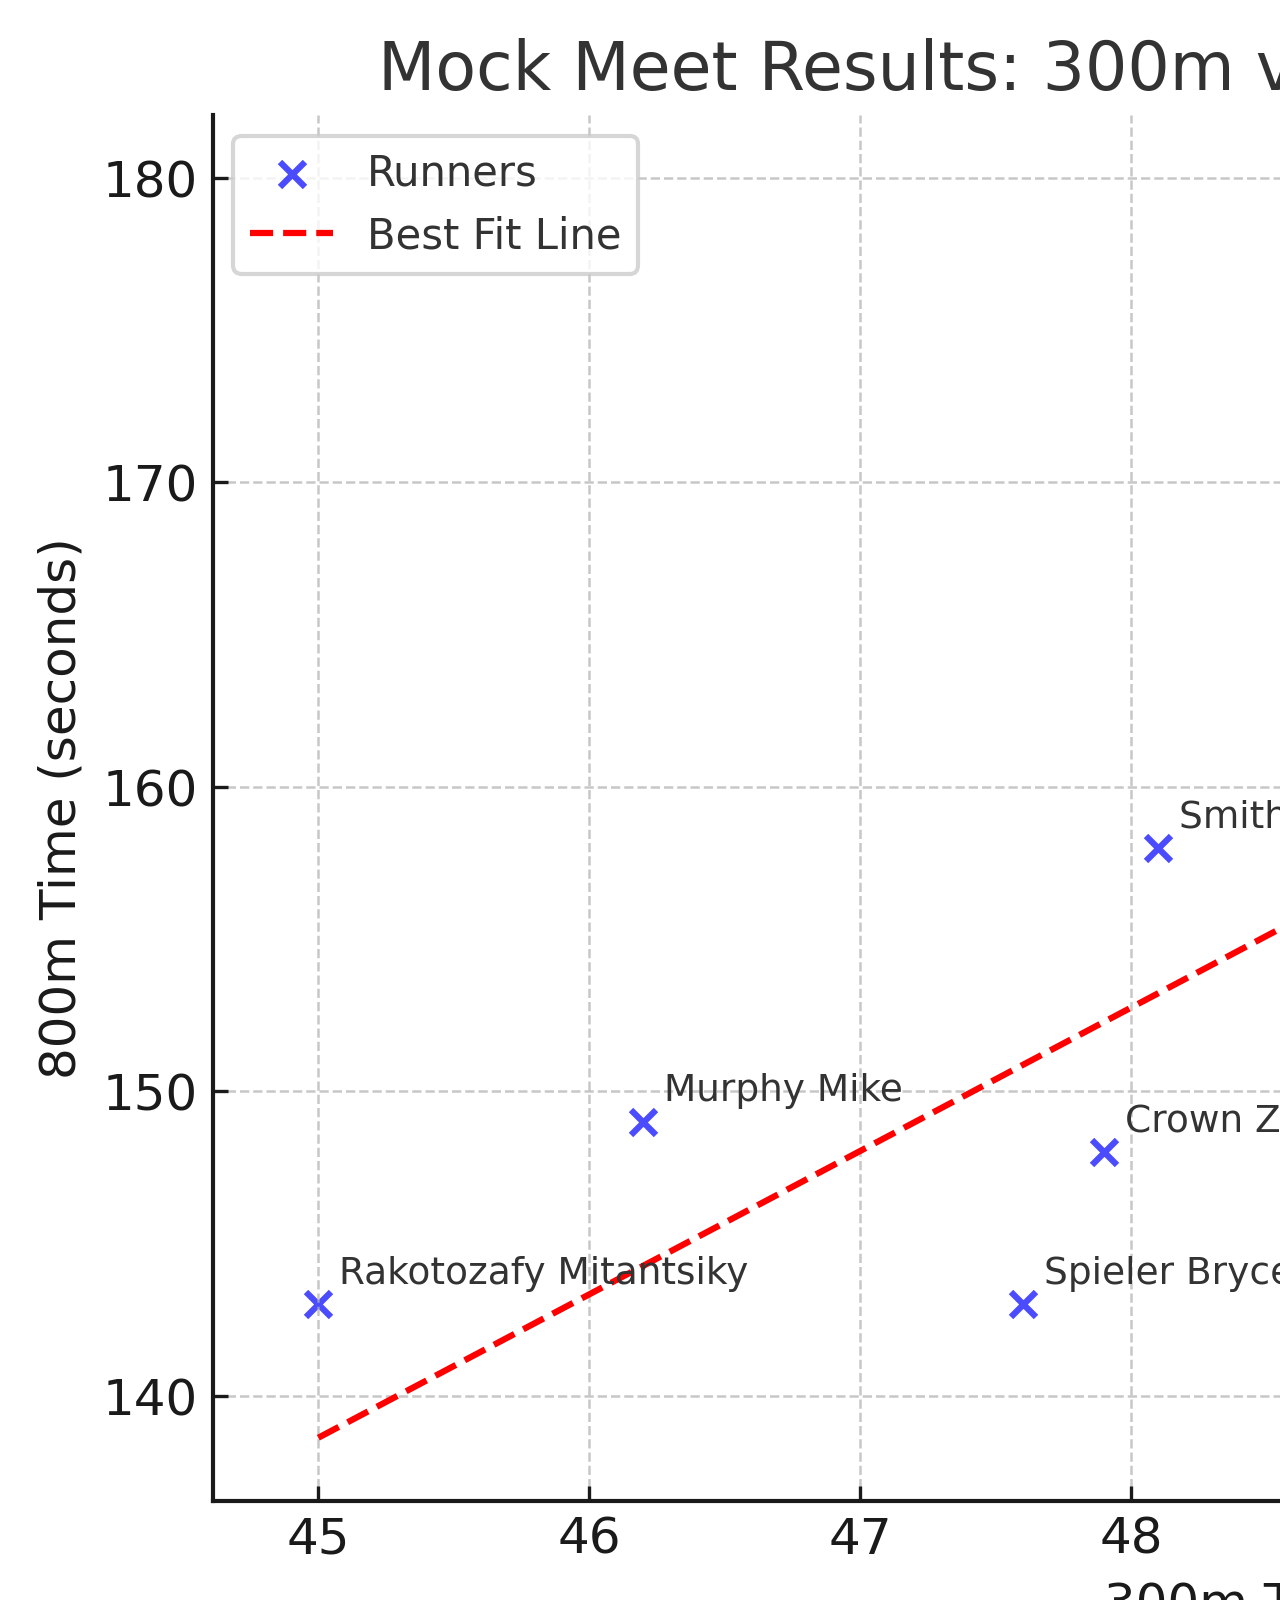
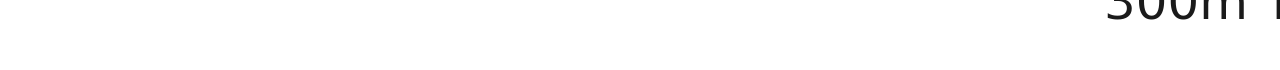
<file: graphs.html>
<!DOCTYPE html>
<html lang="en">
<head>
    <meta charset="UTF-8">
    <meta name="viewport" content="width=device-width, initial-scale=1.0">
    <img class="img-3-8" src="images/mock_meet_300m_800m.png" alt="">
</head>
<body>
    
</body>
</html>
</file>
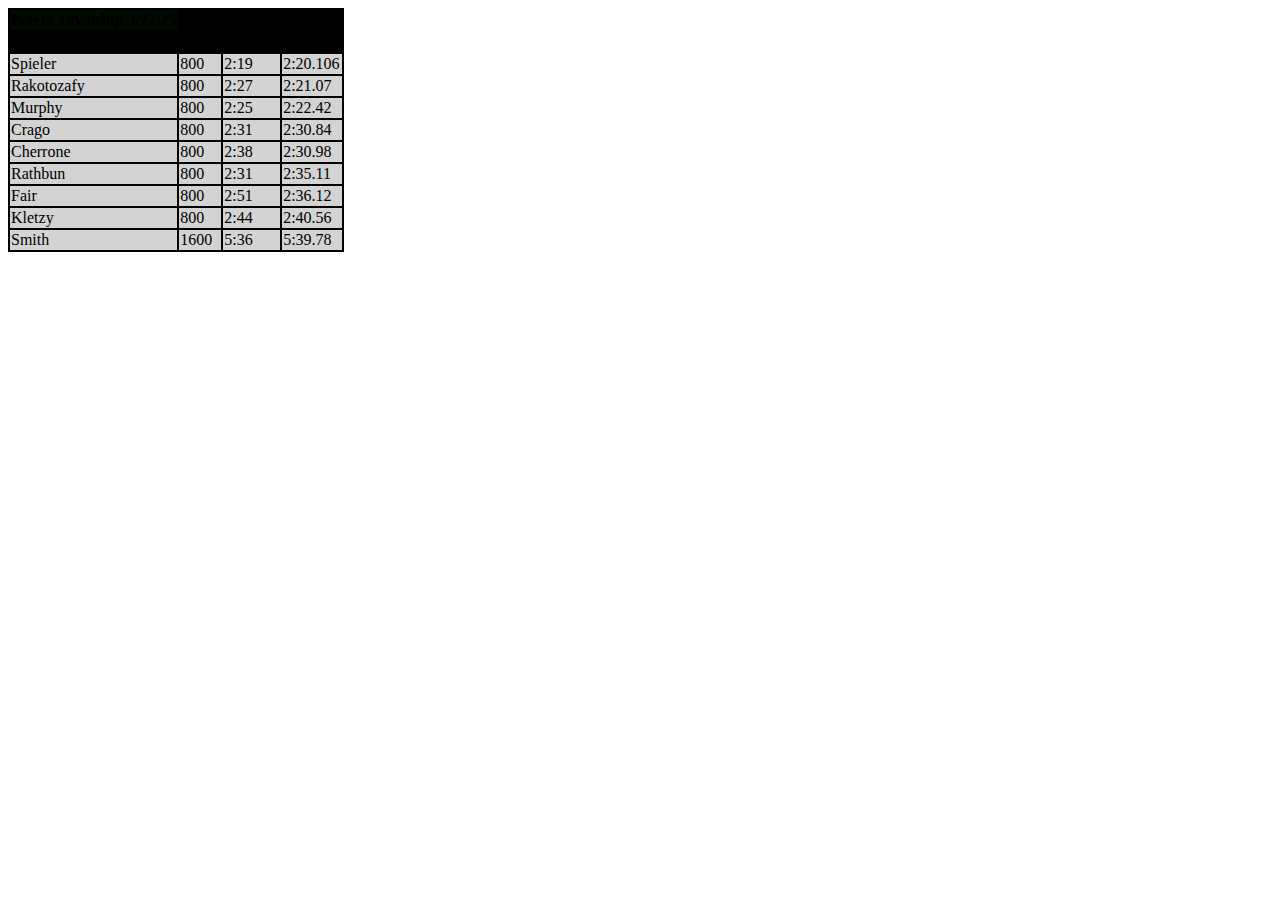
<file: stats.html>
<!DOCTYPE html>
<html lang="en">
<head>
    <meta charset="UTF-8">
    <meta name="viewport" content="width=device-width, initial-scale=1.0">
    <title>Document</title>
</head>
<body>
    <table bgcolor="black">
        <th bgcolor="lightgray=">Peters Township 3/27/25</th>
       <tr><th>Name</th>
        <Th>Event</Th>

        <TH>Time(p)</TH>

        <th>Time(R)</th></tr>
        <tr>
            <td bgcolor="lightgray">Spieler</td> <td bgcolor="lightgray">800</td> <td bgcolor="lightgray">2:19</td> <td bgcolor="lightgray">2:20.106</td>
        </tr>
        <td bgcolor="lightgray">Rakotozafy</td>  <td bgcolor="lightgray">800</td> <td bgcolor="lightgray">2:27</td> <td bgcolor="lightgray">2:21.07</td>
        <tr>
            <td bgcolor="lightgray">Murphy</td>  <td bgcolor="lightgray">800</td> <td bgcolor="lightgray">2:25</td> <td bgcolor="lightgray">2:22.42</td>
        </tr>
        <tr>
            <td bgcolor="lightgray">Crago</td>   <td bgcolor="lightgray">800</td> <td bgcolor="lightgray">2:31</td> <td bgcolor="lightgray">2:30.84</td>
        </tr>
        <tr>
            <td bgcolor="lightgray">Cherrone</td> <td bgcolor="lightgray">800</td> <td bgcolor="lightgray">2:38</td> <td bgcolor="lightgray">2:30.98</td>
        </tr>
        <tr>
            <td bgcolor="lightgray">Rathbun</td> <td bgcolor="lightgray">800</td> <td bgcolor="lightgray">2:31</td> <td bgcolor="lightgray">2:35.11</td>
        </tr>
        <tr>
            <td bgcolor="lightgray">Fair</td> <td bgcolor="lightgray">800</td> <td bgcolor="lightgray">2:51</td> <td bgcolor="lightgray">2:36.12</td>
        </tr>
        <tr>
            <td bgcolor="lightgray">Kletzy</td> <td bgcolor="lightgray">800</td> <td bgcolor="lightgray">2:44</td> <td bgcolor="lightgray">2:40.56</td>
        </tr>
        <tr>
            <td bgcolor="lightgray">Smith</td> <td bgcolor="lightgray">1600</td> <td bgcolor="lightgray">5:36</td> <td bgcolor="lightgray">5:39.78</td>
        </tr>
    </table>
</body>
</html>
</file>
